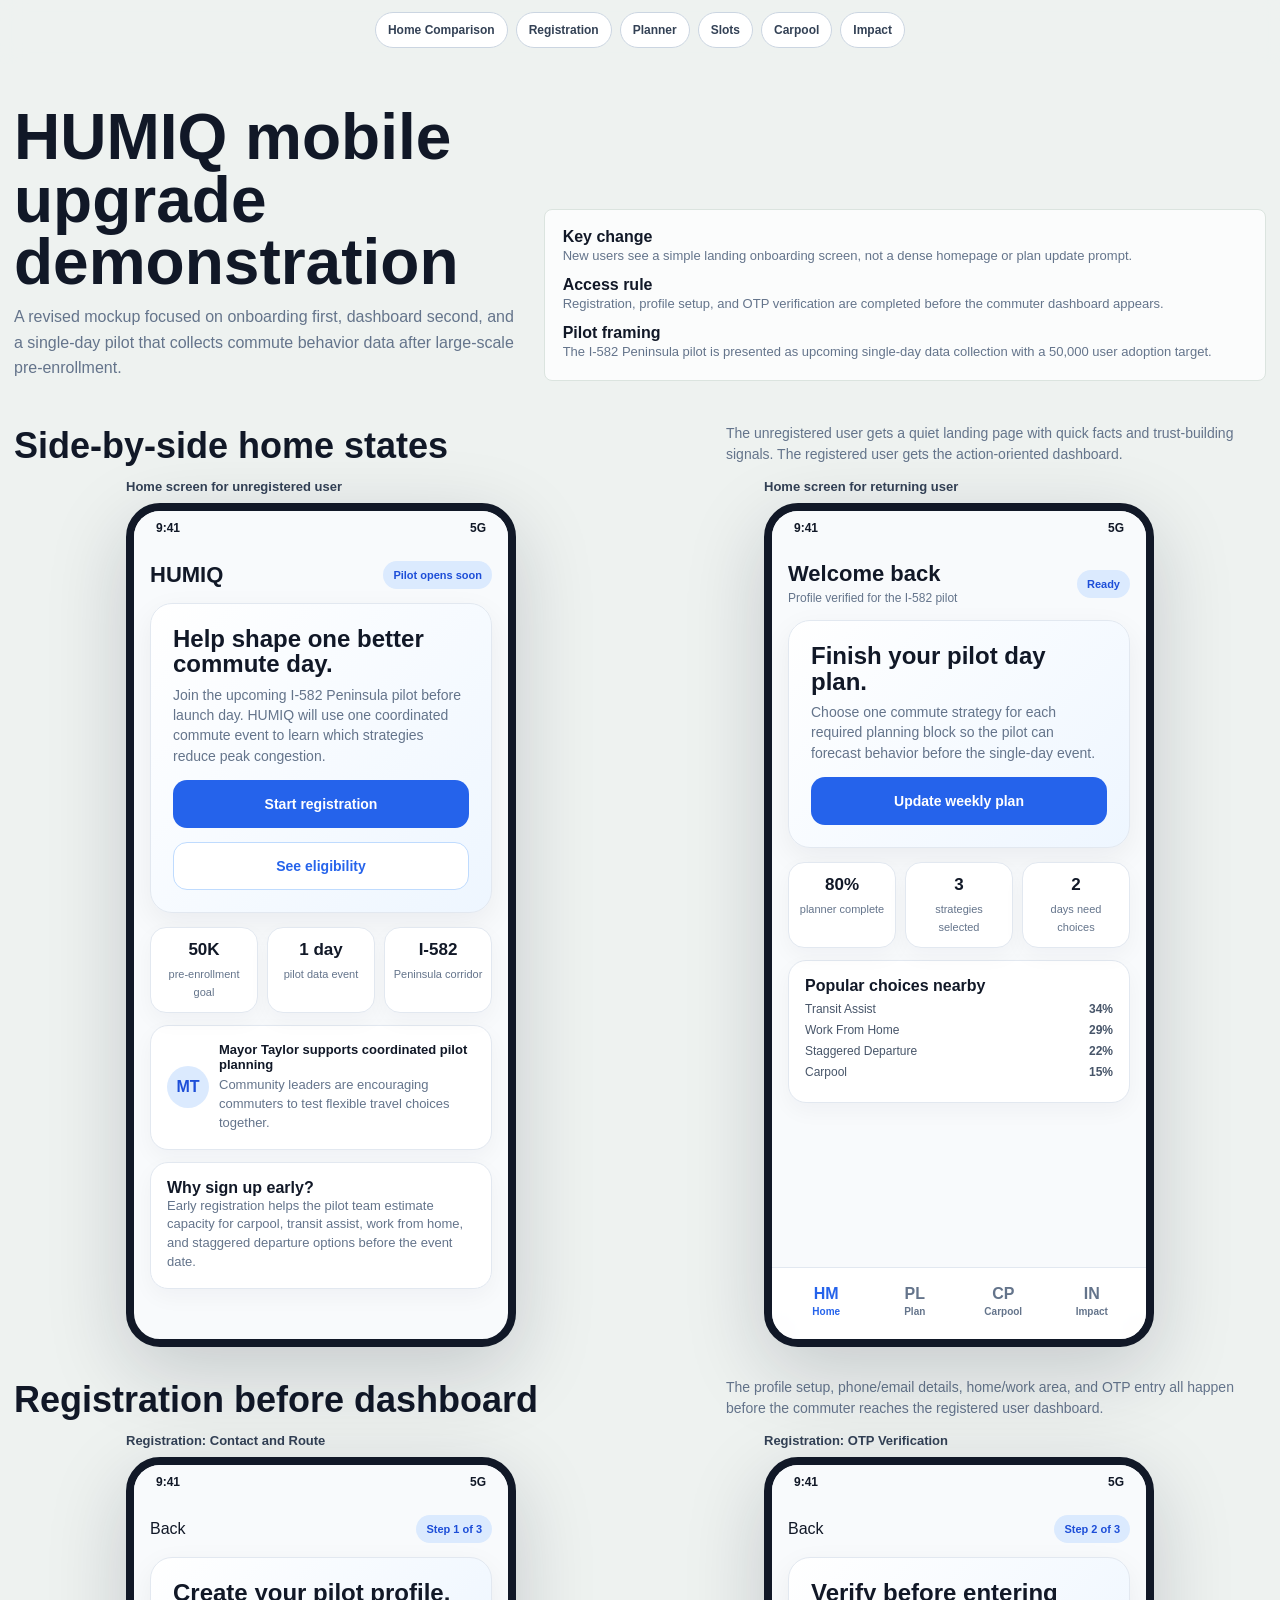
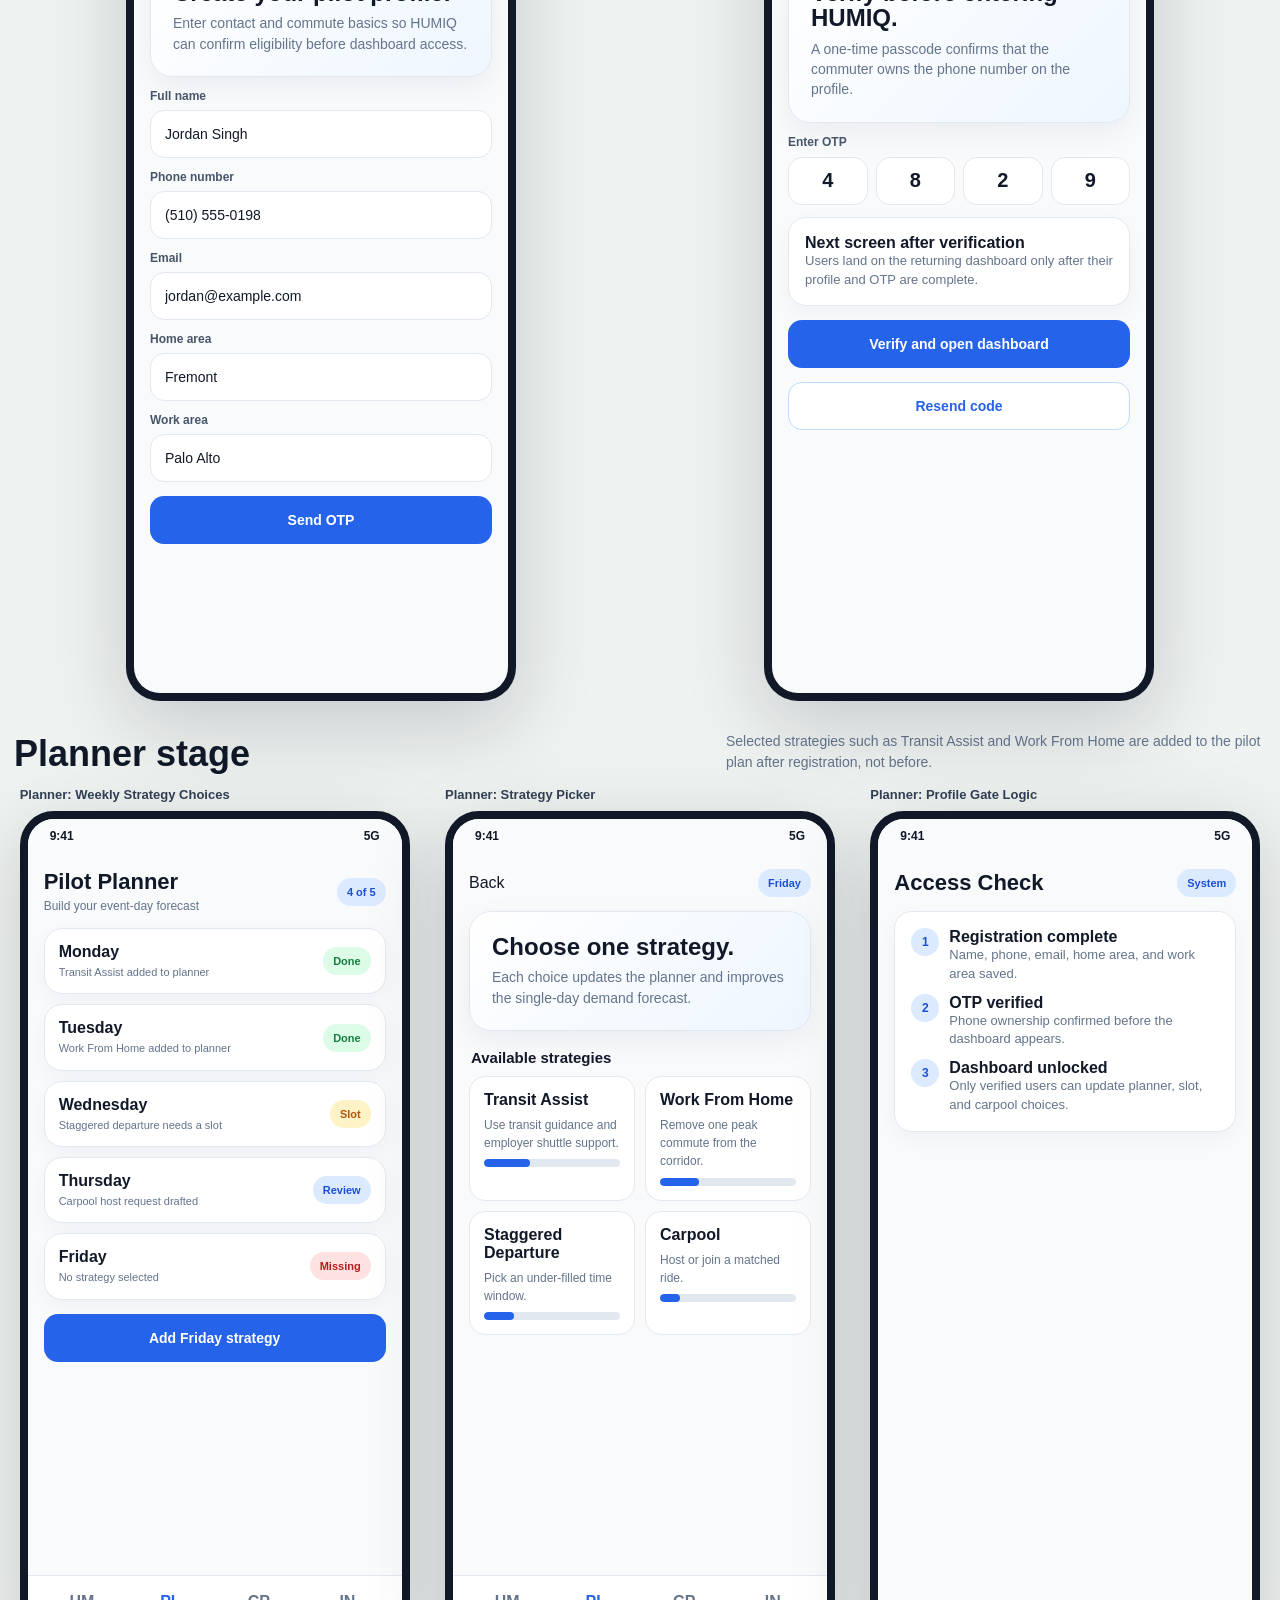
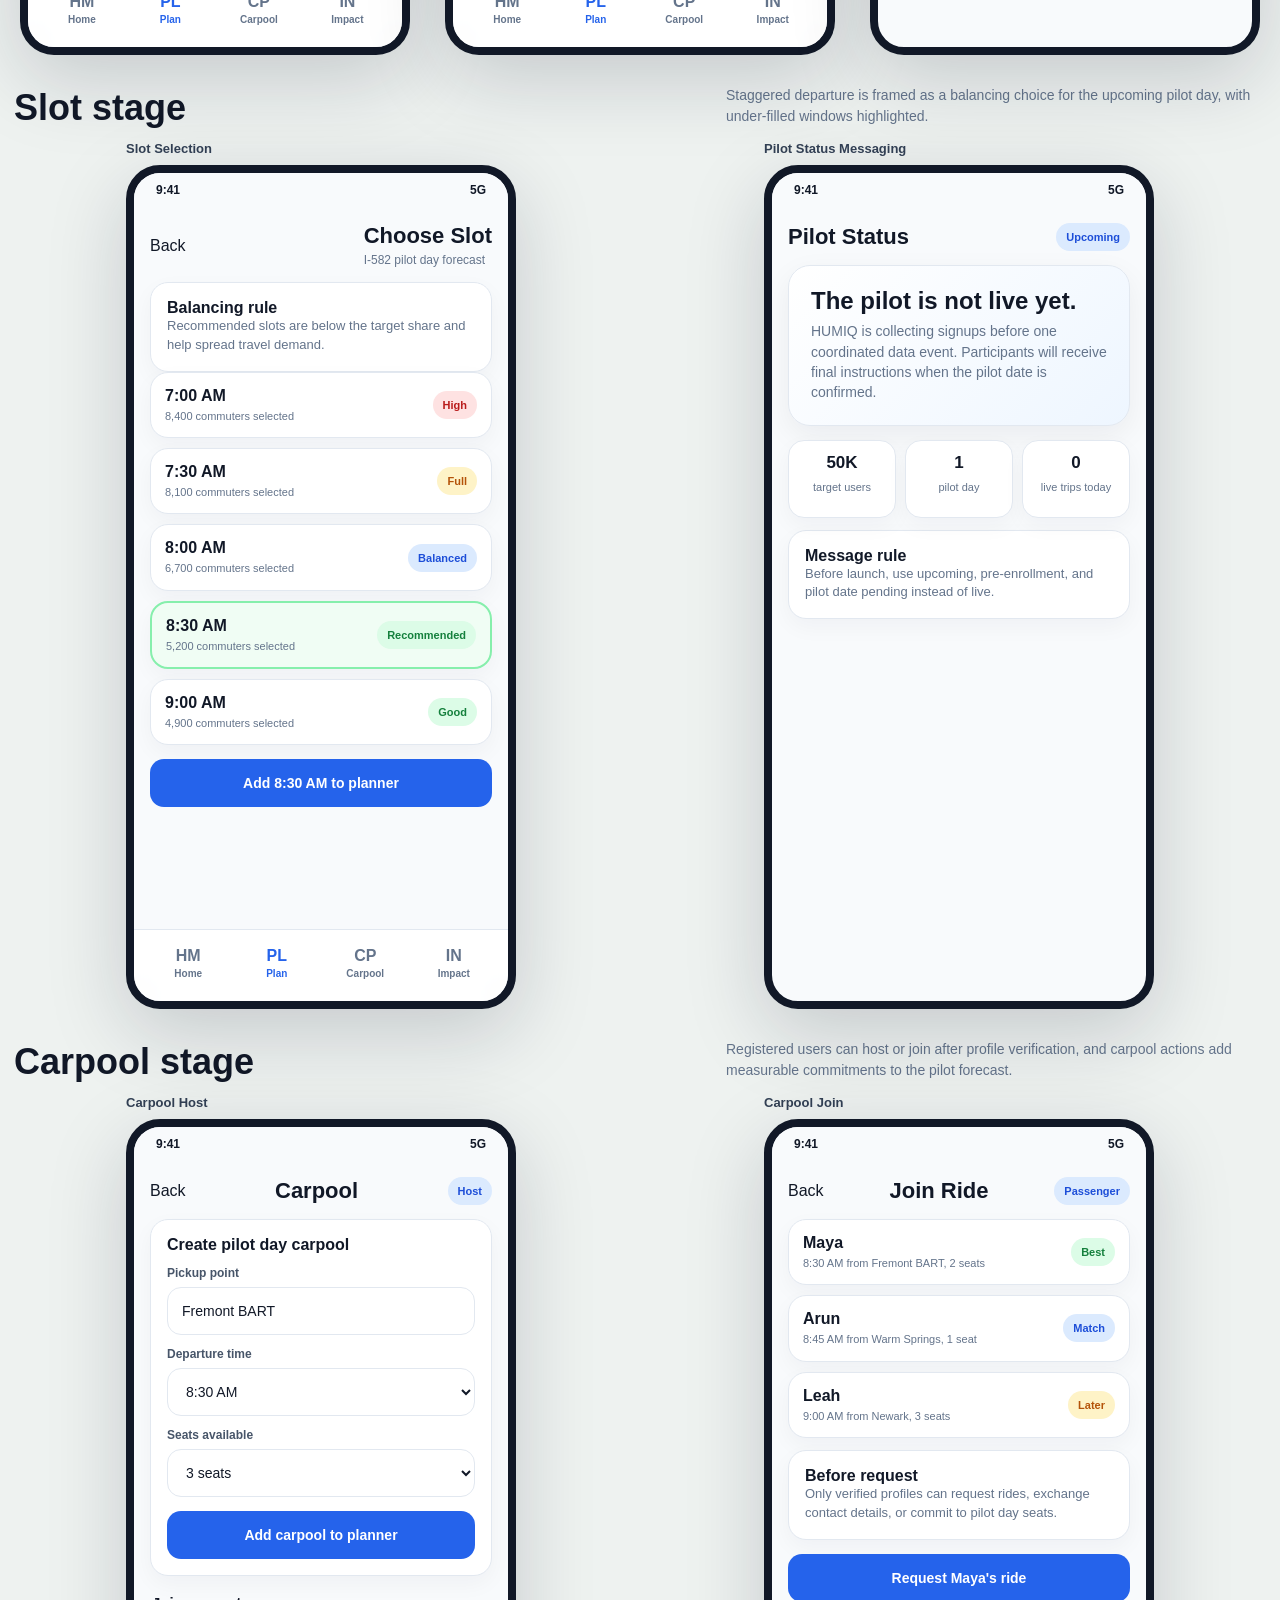
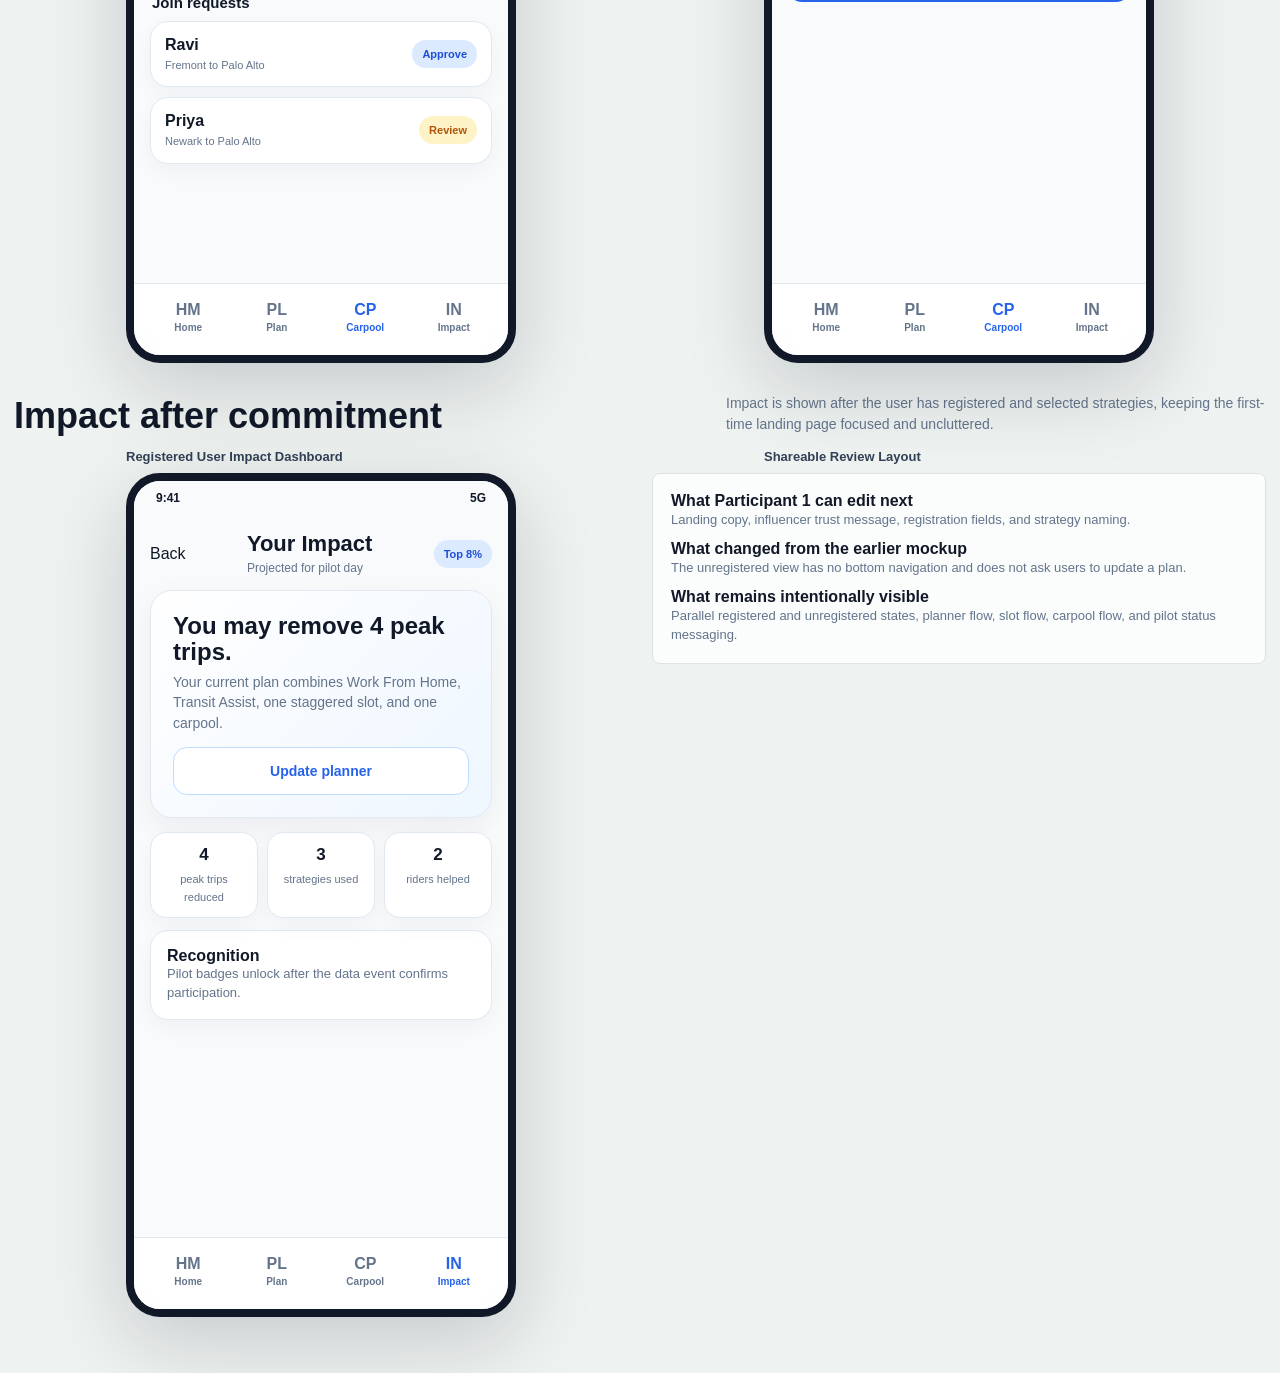
<file: humiq_mobile_html_preview.html>
<!DOCTYPE html>
<html lang="en">
  <head>
    <meta charset="UTF-8" />
    <meta name="viewport" content="width=device-width, initial-scale=1.0" />
    <title>HUMIQ Mobile HTML Preview</title>
    <style>
      :root {
        --page: #eef2f0;
        --ink: #111827;
        --muted: #64748b;
        --line: #dbe4df;
        --card: #ffffff;
        --soft: #f8fafc;
        --blue: #2563eb;
        --blue-soft: #dbeafe;
        --green: #15803d;
        --green-soft: #dcfce7;
        --amber: #b45309;
        --amber-soft: #fef3c7;
        --red: #b91c1c;
        --red-soft: #fee2e2;
        --shadow: 0 24px 80px rgba(15, 23, 42, 0.18);
      }

      * {
        box-sizing: border-box;
      }

      html {
        scroll-behavior: smooth;
      }

      body {
        margin: 0;
        color: var(--ink);
        background: var(--page);
        font-family: Inter, -apple-system, BlinkMacSystemFont, "Segoe UI", sans-serif;
      }

      a {
        color: inherit;
        text-decoration: none;
      }

      button,
      input,
      select {
        font: inherit;
      }

      .deck {
        width: min(1280px, calc(100% - 28px));
        margin: 0 auto;
        padding: 18px 0 56px;
      }

      .demo-tabs {
        position: sticky;
        top: 0;
        z-index: 20;
        display: flex;
        justify-content: center;
        flex-wrap: wrap;
        gap: 8px;
        padding: 12px 0 16px;
        background: rgba(238, 242, 240, 0.95);
        backdrop-filter: blur(12px);
      }

      .demo-tabs a {
        display: inline-flex;
        align-items: center;
        min-height: 36px;
        padding: 8px 12px;
        border: 1px solid #cbd5e1;
        border-radius: 999px;
        background: var(--card);
        color: #334155;
        font-size: 12px;
        font-weight: 800;
      }

      .intro {
        display: grid;
        grid-template-columns: minmax(260px, 0.7fr) minmax(280px, 1fr);
        gap: 24px;
        align-items: end;
        padding: 24px 0 12px;
      }

      .intro h1 {
        margin: 0;
        max-width: 560px;
        font-size: clamp(34px, 5vw, 64px);
        line-height: 0.98;
        letter-spacing: 0;
      }

      .intro p {
        margin: 10px 0 0;
        color: var(--muted);
        font-size: 16px;
        line-height: 1.6;
      }

      .review-card {
        display: grid;
        gap: 10px;
        padding: 18px;
        border: 1px solid var(--line);
        border-radius: 8px;
        background: rgba(255, 255, 255, 0.78);
      }

      .review-card strong {
        display: block;
      }

      .review-card span {
        color: var(--muted);
        font-size: 13px;
        line-height: 1.45;
      }

      .section {
        padding-top: 30px;
      }

      .section-heading {
        display: flex;
        justify-content: space-between;
        align-items: end;
        gap: 18px;
        margin-bottom: 14px;
      }

      .section-heading h2 {
        margin: 0;
        font-size: clamp(24px, 3vw, 36px);
        line-height: 1.05;
        letter-spacing: 0;
      }

      .section-heading p {
        max-width: 540px;
        margin: 0;
        color: var(--muted);
        font-size: 14px;
        line-height: 1.5;
      }

      .comparison-grid,
      .screen-grid {
        display: grid;
        grid-template-columns: repeat(2, minmax(330px, 1fr));
        gap: 24px;
        align-items: start;
      }

      .screen-grid.three {
        grid-template-columns: repeat(3, minmax(300px, 1fr));
      }

      .screen-label {
        width: min(390px, 100%);
        margin: 0 auto 9px;
        color: #334155;
        font-size: 13px;
        font-weight: 900;
      }

      .phone {
        width: min(390px, 100%);
        min-height: 844px;
        margin: 0 auto;
        overflow: hidden;
        position: relative;
        border: 8px solid #111827;
        border-radius: 34px;
        background: var(--soft);
        box-shadow: var(--shadow);
      }

      .phone.no-nav .app {
        padding-bottom: 18px;
      }

      .status {
        height: 34px;
        display: flex;
        justify-content: space-between;
        align-items: center;
        padding: 0 22px;
        background: var(--soft);
        color: var(--ink);
        font-size: 12px;
        font-weight: 800;
      }

      .app {
        padding: 16px;
        padding-bottom: 88px;
      }

      .topbar {
        display: flex;
        align-items: center;
        justify-content: space-between;
        gap: 12px;
        margin-bottom: 14px;
      }

      .brand {
        font-size: 22px;
        font-weight: 900;
        letter-spacing: 0;
      }

      .subline {
        margin-top: 3px;
        color: var(--muted);
        font-size: 12px;
        line-height: 1.35;
      }

      .pill,
      .badge {
        display: inline-flex;
        align-items: center;
        justify-content: center;
        min-height: 28px;
        padding: 6px 10px;
        border-radius: 999px;
        font-size: 11px;
        font-weight: 900;
        white-space: nowrap;
      }

      .pill {
        background: var(--blue-soft);
        color: #1d4ed8;
      }

      .badge.green {
        background: var(--green-soft);
        color: var(--green);
      }

      .badge.blue {
        background: var(--blue-soft);
        color: #1d4ed8;
      }

      .badge.amber {
        background: var(--amber-soft);
        color: var(--amber);
      }

      .badge.red {
        background: var(--red-soft);
        color: var(--red);
      }

      .hero {
        padding: 22px;
        border: 1px solid #e2e8f0;
        border-radius: 22px;
        background: linear-gradient(135deg, #ffffff 0%, #eef6ff 100%);
        box-shadow: 0 10px 30px rgba(15, 23, 42, 0.06);
      }

      .hero h3 {
        margin: 0 0 8px;
        font-size: 24px;
        line-height: 1.06;
        letter-spacing: 0;
      }

      .hero p {
        margin: 0;
        color: var(--muted);
        font-size: 14px;
        line-height: 1.45;
      }

      .button {
        display: flex;
        align-items: center;
        justify-content: center;
        width: 100%;
        min-height: 48px;
        margin-top: 14px;
        border: 0;
        border-radius: 14px;
        background: var(--blue);
        color: #ffffff;
        cursor: pointer;
        font-size: 14px;
        font-weight: 900;
      }

      .button.secondary {
        border: 1px solid #bfdbfe;
        background: #ffffff;
        color: var(--blue);
      }

      .metrics {
        display: grid;
        grid-template-columns: repeat(3, 1fr);
        gap: 9px;
        margin-top: 14px;
      }

      .metric {
        min-height: 78px;
        padding: 12px 8px;
        border: 1px solid #e2e8f0;
        border-radius: 16px;
        background: #ffffff;
        text-align: center;
        box-shadow: 0 8px 22px rgba(15, 23, 42, 0.04);
      }

      .metric strong {
        display: block;
        margin-bottom: 4px;
        font-size: 17px;
      }

      .metric span {
        color: var(--muted);
        font-size: 11px;
        line-height: 1.2;
      }

      .card,
      .row-card,
      .day-card,
      .slot-card,
      .carpool-card {
        border: 1px solid #e2e8f0;
        border-radius: 18px;
        background: #ffffff;
        box-shadow: 0 8px 22px rgba(15, 23, 42, 0.04);
      }

      .card {
        margin-top: 12px;
        padding: 16px;
      }

      .section-title {
        margin: 18px 2px 10px;
        font-size: 15px;
        font-weight: 900;
      }

      .quote {
        display: grid;
        grid-template-columns: 42px 1fr;
        gap: 10px;
        align-items: center;
      }

      .avatar {
        display: grid;
        place-items: center;
        width: 42px;
        height: 42px;
        border-radius: 50%;
        background: #dbeafe;
        color: #1d4ed8;
        font-weight: 900;
      }

      .quote p,
      .card p {
        margin: 0;
        color: var(--muted);
        font-size: 13px;
        line-height: 1.45;
      }

      .quote strong {
        display: block;
        margin-bottom: 4px;
        font-size: 13px;
      }

      label {
        display: block;
        margin-top: 12px;
        color: #475569;
        font-size: 12px;
        font-weight: 900;
      }

      input,
      select {
        width: 100%;
        height: 48px;
        margin-top: 7px;
        padding: 0 14px;
        border: 1px solid #e2e8f0;
        border-radius: 14px;
        outline: 0;
        background: #ffffff;
        color: var(--ink);
        font-size: 14px;
      }

      .otp-grid {
        display: grid;
        grid-template-columns: repeat(4, 1fr);
        gap: 8px;
        margin-top: 8px;
      }

      .otp-grid input {
        margin: 0;
        padding: 0;
        text-align: center;
        font-size: 20px;
        font-weight: 900;
      }

      .row-card,
      .day-card,
      .slot-card,
      .carpool-card {
        display: flex;
        justify-content: space-between;
        align-items: center;
        gap: 12px;
        margin-bottom: 10px;
        padding: 14px;
      }

      .row-card small,
      .day-card small,
      .slot-card small,
      .carpool-card small {
        display: block;
        margin-top: 4px;
        color: var(--muted);
        font-size: 11px;
        line-height: 1.3;
      }

      .strategy-grid {
        display: grid;
        grid-template-columns: 1fr 1fr;
        gap: 10px;
      }

      .strategy {
        min-height: 104px;
        padding: 14px;
        border: 1px solid #e2e8f0;
        border-radius: 16px;
        background: #ffffff;
      }

      .strategy b {
        display: block;
        margin-bottom: 6px;
      }

      .strategy span {
        color: var(--muted);
        font-size: 12px;
        line-height: 1.35;
      }

      .progress {
        height: 8px;
        margin-top: 8px;
        overflow: hidden;
        border-radius: 999px;
        background: #e2e8f0;
      }

      .progress div {
        height: 100%;
        border-radius: 999px;
        background: var(--blue);
      }

      .bottom-nav {
        position: absolute;
        right: 0;
        bottom: 0;
        left: 0;
        height: 72px;
        display: grid;
        grid-template-columns: repeat(4, 1fr);
        align-items: center;
        padding: 4px 10px 8px;
        border-top: 1px solid #e2e8f0;
        background: rgba(255, 255, 255, 0.94);
        backdrop-filter: blur(14px);
      }

      .nav-item {
        color: var(--muted);
        text-align: center;
        font-size: 10px;
        font-weight: 800;
      }

      .nav-item b {
        display: block;
        margin-bottom: 3px;
        font-size: 16px;
      }

      .nav-item.active {
        color: var(--blue);
      }

      .timeline {
        display: grid;
        gap: 10px;
      }

      .step {
        display: grid;
        grid-template-columns: 28px 1fr;
        gap: 10px;
        align-items: start;
      }

      .step-number {
        display: grid;
        place-items: center;
        width: 28px;
        height: 28px;
        border-radius: 50%;
        background: var(--blue-soft);
        color: #1d4ed8;
        font-size: 12px;
        font-weight: 900;
      }

      .mini-row {
        display: flex;
        justify-content: space-between;
        gap: 8px;
        margin: 7px 0;
        color: #475569;
        font-size: 12px;
      }

      @media (max-width: 1040px) {
        .intro,
        .comparison-grid,
        .screen-grid,
        .screen-grid.three {
          grid-template-columns: 1fr;
        }

        .section-heading {
          display: block;
        }

        .section-heading p {
          margin-top: 8px;
        }
      }

      @media (max-width: 430px) {
        .deck {
          width: calc(100% - 16px);
        }

        .demo-tabs {
          justify-content: flex-start;
          overflow-x: auto;
          flex-wrap: nowrap;
        }

        .phone {
          min-height: 812px;
        }
      }
    </style>
  </head>
  <body>
    <nav class="demo-tabs" aria-label="Demo sections">
      <a href="#home-comparison">Home Comparison</a>
      <a href="#registration">Registration</a>
      <a href="#planner">Planner</a>
      <a href="#slots">Slots</a>
      <a href="#carpool">Carpool</a>
      <a href="#impact">Impact</a>
    </nav>

    <main class="deck">
      <section class="intro">
        <div>
          <h1>HUMIQ mobile upgrade demonstration</h1>
          <p>
            A revised mockup focused on onboarding first, dashboard second, and a single-day pilot
            that collects commute behavior data after large-scale pre-enrollment.
          </p>
        </div>
        <div class="review-card" aria-label="Design feedback summary">
          <div>
            <strong>Key change</strong>
            <span>New users see a simple landing onboarding screen, not a dense homepage or plan update prompt.</span>
          </div>
          <div>
            <strong>Access rule</strong>
            <span>Registration, profile setup, and OTP verification are completed before the commuter dashboard appears.</span>
          </div>
          <div>
            <strong>Pilot framing</strong>
            <span>The I-582 Peninsula pilot is presented as upcoming single-day data collection with a 50,000 user adoption target.</span>
          </div>
        </div>
      </section>

      <section class="section" id="home-comparison">
        <div class="section-heading">
          <h2>Side-by-side home states</h2>
          <p>
            The unregistered user gets a quiet landing page with quick facts and trust-building
            signals. The registered user gets the action-oriented dashboard.
          </p>
        </div>

        <div class="comparison-grid">
          <article>
            <div class="screen-label">Home screen for unregistered user</div>
            <div class="phone no-nav">
              <div class="status"><span>9:41</span><span>5G</span></div>
              <main class="app">
                <div class="topbar">
                  <div class="brand">HUMIQ</div>
                  <span class="pill">Pilot opens soon</span>
                </div>

                <section class="hero">
                  <h3>Help shape one better commute day.</h3>
                  <p>
                    Join the upcoming I-582 Peninsula pilot before launch day. HUMIQ will use one
                    coordinated commute event to learn which strategies reduce peak congestion.
                  </p>
                  <a class="button" href="#registration">Start registration</a>
                  <a class="button secondary" href="#registration">See eligibility</a>
                </section>

                <div class="metrics" aria-label="Pilot quick facts">
                  <div class="metric"><strong>50K</strong><span>pre-enrollment goal</span></div>
                  <div class="metric"><strong>1 day</strong><span>pilot data event</span></div>
                  <div class="metric"><strong>I-582</strong><span>Peninsula corridor</span></div>
                </div>

                <section class="card quote">
                  <div class="avatar">MT</div>
                  <div>
                    <strong>Mayor Taylor supports coordinated pilot planning</strong>
                    <p>Community leaders are encouraging commuters to test flexible travel choices together.</p>
                  </div>
                </section>

                <section class="card">
                  <strong>Why sign up early?</strong>
                  <p>
                    Early registration helps the pilot team estimate capacity for carpool, transit
                    assist, work from home, and staggered departure options before the event date.
                  </p>
                </section>
              </main>
            </div>
          </article>

          <article>
            <div class="screen-label">Home screen for returning user</div>
            <div class="phone">
              <div class="status"><span>9:41</span><span>5G</span></div>
              <main class="app">
                <div class="topbar">
                  <div>
                    <div class="brand">Welcome back</div>
                    <div class="subline">Profile verified for the I-582 pilot</div>
                  </div>
                  <span class="pill">Ready</span>
                </div>

                <section class="hero">
                  <h3>Finish your pilot day plan.</h3>
                  <p>
                    Choose one commute strategy for each required planning block so the pilot can
                    forecast behavior before the single-day event.
                  </p>
                  <a class="button" href="#planner">Update weekly plan</a>
                </section>

                <div class="metrics">
                  <div class="metric"><strong>80%</strong><span>planner complete</span></div>
                  <div class="metric"><strong>3</strong><span>strategies selected</span></div>
                  <div class="metric"><strong>2</strong><span>days need choices</span></div>
                </div>

                <section class="card">
                  <strong>Popular choices nearby</strong>
                  <div class="mini-row"><span>Transit Assist</span><b>34%</b></div>
                  <div class="mini-row"><span>Work From Home</span><b>29%</b></div>
                  <div class="mini-row"><span>Staggered Departure</span><b>22%</b></div>
                  <div class="mini-row"><span>Carpool</span><b>15%</b></div>
                </section>
              </main>
              <nav class="bottom-nav">
                <div class="nav-item active"><b>HM</b>Home</div>
                <div class="nav-item"><b>PL</b>Plan</div>
                <div class="nav-item"><b>CP</b>Carpool</div>
                <div class="nav-item"><b>IN</b>Impact</div>
              </nav>
            </div>
          </article>
        </div>
      </section>

      <section class="section" id="registration">
        <div class="section-heading">
          <h2>Registration before dashboard</h2>
          <p>
            The profile setup, phone/email details, home/work area, and OTP entry all happen before
            the commuter reaches the registered user dashboard.
          </p>
        </div>

        <div class="screen-grid">
          <article>
            <div class="screen-label">Registration: Contact and Route</div>
            <div class="phone no-nav">
              <div class="status"><span>9:41</span><span>5G</span></div>
              <main class="app">
                <div class="topbar">
                  <a href="#home-comparison" aria-label="Back">Back</a>
                  <span class="pill">Step 1 of 3</span>
                </div>
                <section class="hero">
                  <h3>Create your pilot profile.</h3>
                  <p>Enter contact and commute basics so HUMIQ can confirm eligibility before dashboard access.</p>
                </section>
                <label for="name">Full name</label>
                <input id="name" value="Jordan Singh" />
                <label for="phone">Phone number</label>
                <input id="phone" value="(510) 555-0198" />
                <label for="email">Email</label>
                <input id="email" value="jordan@example.com" />
                <label for="home">Home area</label>
                <input id="home" value="Fremont" />
                <label for="work">Work area</label>
                <input id="work" value="Palo Alto" />
                <a class="button" href="#otp-screen">Send OTP</a>
              </main>
            </div>
          </article>

          <article id="otp-screen">
            <div class="screen-label">Registration: OTP Verification</div>
            <div class="phone no-nav">
              <div class="status"><span>9:41</span><span>5G</span></div>
              <main class="app">
                <div class="topbar">
                  <a href="#registration" aria-label="Back">Back</a>
                  <span class="pill">Step 2 of 3</span>
                </div>
                <section class="hero">
                  <h3>Verify before entering HUMIQ.</h3>
                  <p>A one-time passcode confirms that the commuter owns the phone number on the profile.</p>
                </section>
                <label>Enter OTP</label>
                <div class="otp-grid">
                  <input value="4" aria-label="OTP digit 1" />
                  <input value="8" aria-label="OTP digit 2" />
                  <input value="2" aria-label="OTP digit 3" />
                  <input value="9" aria-label="OTP digit 4" />
                </div>
                <section class="card">
                  <strong>Next screen after verification</strong>
                  <p>Users land on the returning dashboard only after their profile and OTP are complete.</p>
                </section>
                <a class="button" href="#planner">Verify and open dashboard</a>
                <a class="button secondary" href="#registration">Resend code</a>
              </main>
            </div>
          </article>
        </div>
      </section>

      <section class="section" id="planner">
        <div class="section-heading">
          <h2>Planner stage</h2>
          <p>
            Selected strategies such as Transit Assist and Work From Home are added to the pilot
            plan after registration, not before.
          </p>
        </div>

        <div class="screen-grid three">
          <article>
            <div class="screen-label">Planner: Weekly Strategy Choices</div>
            <div class="phone">
              <div class="status"><span>9:41</span><span>5G</span></div>
              <main class="app">
                <div class="topbar">
                  <div>
                    <div class="brand">Pilot Planner</div>
                    <div class="subline">Build your event-day forecast</div>
                  </div>
                  <span class="pill">4 of 5</span>
                </div>
                <div class="row-card">
                  <div><b>Monday</b><small>Transit Assist added to planner</small></div>
                  <span class="badge green">Done</span>
                </div>
                <div class="row-card">
                  <div><b>Tuesday</b><small>Work From Home added to planner</small></div>
                  <span class="badge green">Done</span>
                </div>
                <div class="row-card">
                  <div><b>Wednesday</b><small>Staggered departure needs a slot</small></div>
                  <span class="badge amber">Slot</span>
                </div>
                <div class="row-card">
                  <div><b>Thursday</b><small>Carpool host request drafted</small></div>
                  <span class="badge blue">Review</span>
                </div>
                <div class="row-card">
                  <div><b>Friday</b><small>No strategy selected</small></div>
                  <span class="badge red">Missing</span>
                </div>
                <a class="button" href="#strategy-picker">Add Friday strategy</a>
              </main>
              <nav class="bottom-nav">
                <div class="nav-item"><b>HM</b>Home</div>
                <div class="nav-item active"><b>PL</b>Plan</div>
                <div class="nav-item"><b>CP</b>Carpool</div>
                <div class="nav-item"><b>IN</b>Impact</div>
              </nav>
            </div>
          </article>

          <article id="strategy-picker">
            <div class="screen-label">Planner: Strategy Picker</div>
            <div class="phone">
              <div class="status"><span>9:41</span><span>5G</span></div>
              <main class="app">
                <div class="topbar">
                  <a href="#planner" aria-label="Back">Back</a>
                  <span class="pill">Friday</span>
                </div>
                <section class="hero">
                  <h3>Choose one strategy.</h3>
                  <p>Each choice updates the planner and improves the single-day demand forecast.</p>
                </section>
                <div class="section-title">Available strategies</div>
                <div class="strategy-grid">
                  <a class="strategy" href="#planner">
                    <b>Transit Assist</b>
                    <span>Use transit guidance and employer shuttle support.</span>
                    <div class="progress"><div style="width: 34%"></div></div>
                  </a>
                  <a class="strategy" href="#planner">
                    <b>Work From Home</b>
                    <span>Remove one peak commute from the corridor.</span>
                    <div class="progress"><div style="width: 29%"></div></div>
                  </a>
                  <a class="strategy" href="#slots">
                    <b>Staggered Departure</b>
                    <span>Pick an under-filled time window.</span>
                    <div class="progress"><div style="width: 22%"></div></div>
                  </a>
                  <a class="strategy" href="#carpool">
                    <b>Carpool</b>
                    <span>Host or join a matched ride.</span>
                    <div class="progress"><div style="width: 15%"></div></div>
                  </a>
                </div>
              </main>
              <nav class="bottom-nav">
                <div class="nav-item"><b>HM</b>Home</div>
                <div class="nav-item active"><b>PL</b>Plan</div>
                <div class="nav-item"><b>CP</b>Carpool</div>
                <div class="nav-item"><b>IN</b>Impact</div>
              </nav>
            </div>
          </article>

          <article>
            <div class="screen-label">Planner: Profile Gate Logic</div>
            <div class="phone no-nav">
              <div class="status"><span>9:41</span><span>5G</span></div>
              <main class="app">
                <div class="topbar">
                  <div class="brand">Access Check</div>
                  <span class="pill">System</span>
                </div>
                <section class="card">
                  <div class="timeline">
                    <div class="step">
                      <span class="step-number">1</span>
                      <div><b>Registration complete</b><p>Name, phone, email, home area, and work area saved.</p></div>
                    </div>
                    <div class="step">
                      <span class="step-number">2</span>
                      <div><b>OTP verified</b><p>Phone ownership confirmed before the dashboard appears.</p></div>
                    </div>
                    <div class="step">
                      <span class="step-number">3</span>
                      <div><b>Dashboard unlocked</b><p>Only verified users can update planner, slot, and carpool choices.</p></div>
                    </div>
                  </div>
                </section>
              </main>
            </div>
          </article>
        </div>
      </section>

      <section class="section" id="slots">
        <div class="section-heading">
          <h2>Slot stage</h2>
          <p>
            Staggered departure is framed as a balancing choice for the upcoming pilot day, with
            under-filled windows highlighted.
          </p>
        </div>

        <div class="screen-grid">
          <article>
            <div class="screen-label">Slot Selection</div>
            <div class="phone">
              <div class="status"><span>9:41</span><span>5G</span></div>
              <main class="app">
                <div class="topbar">
                  <a href="#planner" aria-label="Back">Back</a>
                  <div>
                    <div class="brand">Choose Slot</div>
                    <div class="subline">I-582 pilot day forecast</div>
                  </div>
                </div>
                <section class="card">
                  <strong>Balancing rule</strong>
                  <p>Recommended slots are below the target share and help spread travel demand.</p>
                </section>
                <div class="slot-card"><div><b>7:00 AM</b><small>8,400 commuters selected</small></div><span class="badge red">High</span></div>
                <div class="slot-card"><div><b>7:30 AM</b><small>8,100 commuters selected</small></div><span class="badge amber">Full</span></div>
                <div class="slot-card"><div><b>8:00 AM</b><small>6,700 commuters selected</small></div><span class="badge blue">Balanced</span></div>
                <div class="slot-card" style="border: 2px solid #86efac; background: #f0fdf4;"><div><b>8:30 AM</b><small>5,200 commuters selected</small></div><span class="badge green">Recommended</span></div>
                <div class="slot-card"><div><b>9:00 AM</b><small>4,900 commuters selected</small></div><span class="badge green">Good</span></div>
                <a class="button" href="#planner">Add 8:30 AM to planner</a>
              </main>
              <nav class="bottom-nav">
                <div class="nav-item"><b>HM</b>Home</div>
                <div class="nav-item active"><b>PL</b>Plan</div>
                <div class="nav-item"><b>CP</b>Carpool</div>
                <div class="nav-item"><b>IN</b>Impact</div>
              </nav>
            </div>
          </article>

          <article>
            <div class="screen-label">Pilot Status Messaging</div>
            <div class="phone no-nav">
              <div class="status"><span>9:41</span><span>5G</span></div>
              <main class="app">
                <div class="topbar">
                  <div class="brand">Pilot Status</div>
                  <span class="pill">Upcoming</span>
                </div>
                <section class="hero">
                  <h3>The pilot is not live yet.</h3>
                  <p>
                    HUMIQ is collecting signups before one coordinated data event. Participants
                    will receive final instructions when the pilot date is confirmed.
                  </p>
                </section>
                <div class="metrics">
                  <div class="metric"><strong>50K</strong><span>target users</span></div>
                  <div class="metric"><strong>1</strong><span>pilot day</span></div>
                  <div class="metric"><strong>0</strong><span>live trips today</span></div>
                </div>
                <section class="card">
                  <strong>Message rule</strong>
                  <p>Before launch, use upcoming, pre-enrollment, and pilot date pending instead of live.</p>
                </section>
              </main>
            </div>
          </article>
        </div>
      </section>

      <section class="section" id="carpool">
        <div class="section-heading">
          <h2>Carpool stage</h2>
          <p>
            Registered users can host or join after profile verification, and carpool actions add
            measurable commitments to the pilot forecast.
          </p>
        </div>

        <div class="screen-grid">
          <article>
            <div class="screen-label">Carpool Host</div>
            <div class="phone">
              <div class="status"><span>9:41</span><span>5G</span></div>
              <main class="app">
                <div class="topbar">
                  <a href="#planner" aria-label="Back">Back</a>
                  <div class="brand">Carpool</div>
                  <span class="pill">Host</span>
                </div>
                <section class="card">
                  <strong>Create pilot day carpool</strong>
                  <label for="pickup">Pickup point</label>
                  <input id="pickup" value="Fremont BART" />
                  <label for="depart">Departure time</label>
                  <select id="depart"><option>8:30 AM</option><option>9:00 AM</option></select>
                  <label for="seats">Seats available</label>
                  <select id="seats"><option>3 seats</option><option>2 seats</option><option>1 seat</option></select>
                  <a class="button" href="#impact">Add carpool to planner</a>
                </section>
                <div class="section-title">Join requests</div>
                <div class="carpool-card"><div><b>Ravi</b><small>Fremont to Palo Alto</small></div><span class="badge blue">Approve</span></div>
                <div class="carpool-card"><div><b>Priya</b><small>Newark to Palo Alto</small></div><span class="badge amber">Review</span></div>
              </main>
              <nav class="bottom-nav">
                <div class="nav-item"><b>HM</b>Home</div>
                <div class="nav-item"><b>PL</b>Plan</div>
                <div class="nav-item active"><b>CP</b>Carpool</div>
                <div class="nav-item"><b>IN</b>Impact</div>
              </nav>
            </div>
          </article>

          <article>
            <div class="screen-label">Carpool Join</div>
            <div class="phone">
              <div class="status"><span>9:41</span><span>5G</span></div>
              <main class="app">
                <div class="topbar">
                  <a href="#planner" aria-label="Back">Back</a>
                  <div class="brand">Join Ride</div>
                  <span class="pill">Passenger</span>
                </div>
                <div class="carpool-card"><div><b>Maya</b><small>8:30 AM from Fremont BART, 2 seats</small></div><span class="badge green">Best</span></div>
                <div class="carpool-card"><div><b>Arun</b><small>8:45 AM from Warm Springs, 1 seat</small></div><span class="badge blue">Match</span></div>
                <div class="carpool-card"><div><b>Leah</b><small>9:00 AM from Newark, 3 seats</small></div><span class="badge amber">Later</span></div>
                <section class="card">
                  <strong>Before request</strong>
                  <p>Only verified profiles can request rides, exchange contact details, or commit to pilot day seats.</p>
                </section>
                <a class="button" href="#impact">Request Maya's ride</a>
              </main>
              <nav class="bottom-nav">
                <div class="nav-item"><b>HM</b>Home</div>
                <div class="nav-item"><b>PL</b>Plan</div>
                <div class="nav-item active"><b>CP</b>Carpool</div>
                <div class="nav-item"><b>IN</b>Impact</div>
              </nav>
            </div>
          </article>
        </div>
      </section>

      <section class="section" id="impact">
        <div class="section-heading">
          <h2>Impact after commitment</h2>
          <p>
            Impact is shown after the user has registered and selected strategies, keeping the
            first-time landing page focused and uncluttered.
          </p>
        </div>

        <div class="screen-grid">
          <article>
            <div class="screen-label">Registered User Impact Dashboard</div>
            <div class="phone">
              <div class="status"><span>9:41</span><span>5G</span></div>
              <main class="app">
                <div class="topbar">
                  <a href="#home-comparison" aria-label="Back">Back</a>
                  <div>
                    <div class="brand">Your Impact</div>
                    <div class="subline">Projected for pilot day</div>
                  </div>
                  <span class="pill">Top 8%</span>
                </div>
                <section class="hero">
                  <h3>You may remove 4 peak trips.</h3>
                  <p>Your current plan combines Work From Home, Transit Assist, one staggered slot, and one carpool.</p>
                  <a class="button secondary" href="#planner">Update planner</a>
                </section>
                <div class="metrics">
                  <div class="metric"><strong>4</strong><span>peak trips reduced</span></div>
                  <div class="metric"><strong>3</strong><span>strategies used</span></div>
                  <div class="metric"><strong>2</strong><span>riders helped</span></div>
                </div>
                <section class="card">
                  <strong>Recognition</strong>
                  <p>Pilot badges unlock after the data event confirms participation.</p>
                </section>
              </main>
              <nav class="bottom-nav">
                <div class="nav-item"><b>HM</b>Home</div>
                <div class="nav-item"><b>PL</b>Plan</div>
                <div class="nav-item"><b>CP</b>Carpool</div>
                <div class="nav-item active"><b>IN</b>Impact</div>
              </nav>
            </div>
          </article>

          <article>
            <div class="screen-label">Shareable Review Layout</div>
            <div class="review-card">
              <div>
                <strong>What Participant 1 can edit next</strong>
                <span>Landing copy, influencer trust message, registration fields, and strategy naming.</span>
              </div>
              <div>
                <strong>What changed from the earlier mockup</strong>
                <span>The unregistered view has no bottom navigation and does not ask users to update a plan.</span>
              </div>
              <div>
                <strong>What remains intentionally visible</strong>
                <span>Parallel registered and unregistered states, planner flow, slot flow, carpool flow, and pilot status messaging.</span>
              </div>
            </div>
          </article>
        </div>
      </section>
    </main>
  </body>
</html>
</file>
